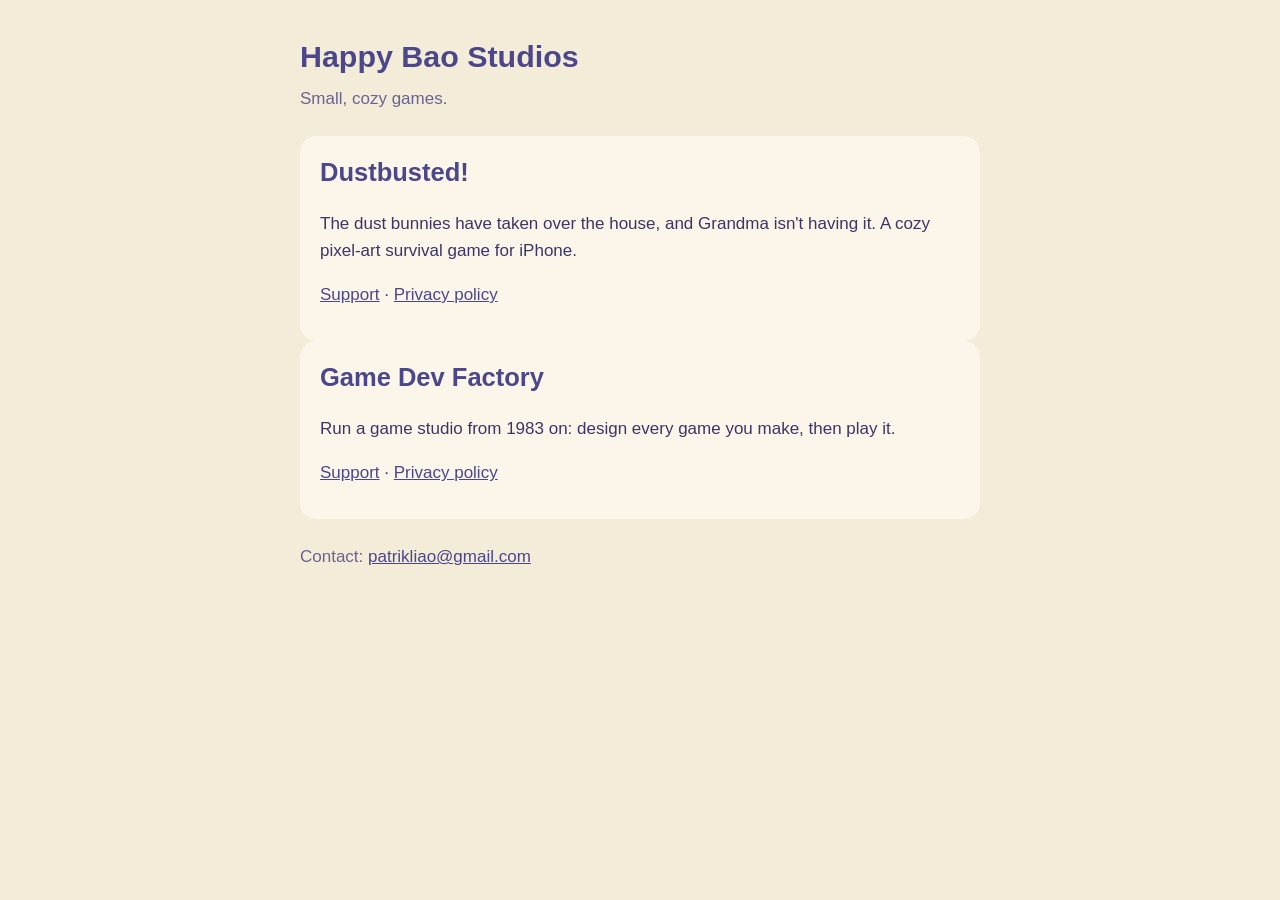
<file: index.html>
<!DOCTYPE html>
<html lang="en">
<head>
<meta charset="utf-8">
<meta name="viewport" content="width=device-width, initial-scale=1">
<title>Happy Bao Studios</title>
<style>
  :root { --bg: #f3ecd8; --card: #fbf6e9; --text: #3d3566; --muted: #6b6390; --accent: #4c468b; }
  @media (prefers-color-scheme: dark) {
    :root { --bg: #1f1c33; --card: #2a2645; --text: #efe9d6; --muted: #bdb5d9; --accent: #b8aef0; }
  }
  body { margin: 0; background: var(--bg); color: var(--text);
    font: 17px/1.6 -apple-system, BlinkMacSystemFont, "Segoe UI", Roboto, sans-serif; }
  main { max-width: 680px; margin: 0 auto; padding: 32px 16px 48px; }
  h1 { color: var(--accent); font-size: 1.9rem; margin: 0 0 4px; }
  h2 { color: var(--accent); margin: 0 0 4px; }
  .byline { color: var(--muted); margin: 0 0 24px; }
  section { background: var(--card); border-radius: 16px; padding: 16px 20px; }
  a { color: var(--accent); }
</style>
</head>
<body>
<main>
  <h1>Happy Bao Studios</h1>
  <p class="byline">Small, cozy games.</p>
  <section>
    <h2>Dustbusted!</h2>
    <p>The dust bunnies have taken over the house, and Grandma isn't having it.
      A cozy pixel-art survival game for iPhone.</p>
    <p><a href="dustbusted/">Support</a> &middot; <a href="dustbusted/privacy/">Privacy policy</a></p>
  </section>
  <section>
    <h2>Game Dev Factory</h2>
    <p>Run a game studio from 1983 on: design every game you make, then play it.</p>
    <p><a href="game-dev-factory/">Support</a> &middot; <a href="game-dev-factory/privacy.html">Privacy policy</a></p>
  </section>
  <p class="byline" style="margin-top:24px">Contact: <a href="mailto:patrikliao@gmail.com">patrikliao@gmail.com</a></p>
</main>
</body>
</html>
</file>
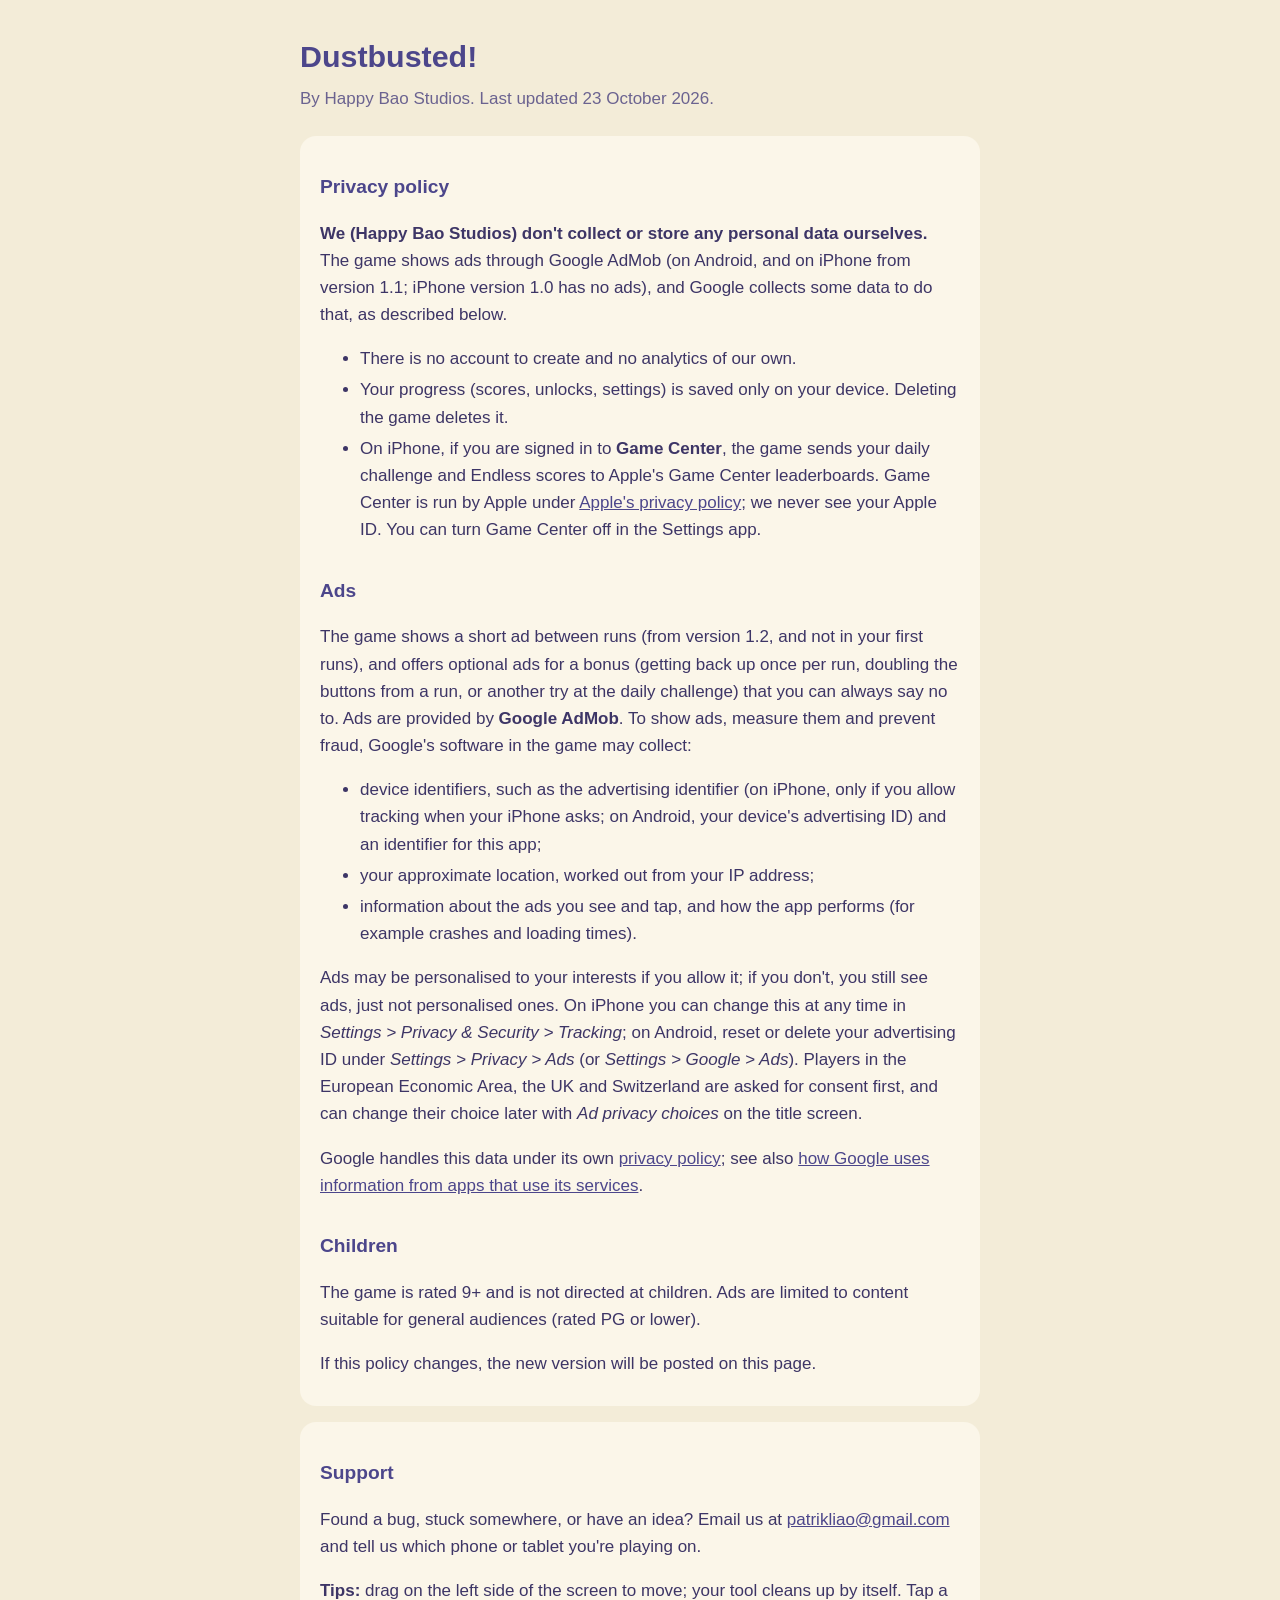
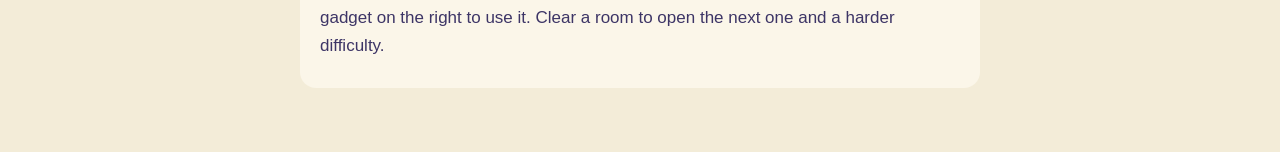
<file: dustbusted/index.html>
<!DOCTYPE html>
<html lang="en">
<head>
<meta charset="utf-8">
<meta name="viewport" content="width=device-width, initial-scale=1">
<title>Dustbusted! Privacy and Support</title>
<style>
  :root {
    --bg: #f3ecd8;
    --card: #fbf6e9;
    --text: #3d3566;
    --muted: #6b6390;
    --accent: #4c468b;
  }
  @media (prefers-color-scheme: dark) {
    :root {
      --bg: #1f1c33;
      --card: #2a2645;
      --text: #efe9d6;
      --muted: #bdb5d9;
      --accent: #b8aef0;
    }
  }
  body {
    margin: 0;
    background: var(--bg);
    color: var(--text);
    font: 17px/1.6 -apple-system, BlinkMacSystemFont, "Segoe UI", Roboto, sans-serif;
  }
  main {
    max-width: 680px;
    margin: 0 auto;
    padding: 32px 16px 48px;
  }
  h1 { color: var(--accent); font-size: 1.9rem; margin: 0 0 4px; }
  h2 { color: var(--accent); font-size: 1.2rem; margin: 32px 0 8px; }
  .byline { color: var(--muted); margin: 0 0 24px; }
  section {
    background: var(--card);
    border-radius: 16px;
    padding: 4px 20px 12px;
    margin-bottom: 16px;
  }
  a { color: var(--accent); }
  li { margin: 4px 0; }
</style>
</head>
<body>
<main>
  <h1>Dustbusted!</h1>
  <p class="byline">By Happy Bao Studios. Last updated 23 October 2026.</p>

  <section id="privacy">
    <h2>Privacy policy</h2>
    <p><strong>We (Happy Bao Studios) don't collect or store any personal data
      ourselves.</strong> The game shows ads through Google AdMob (on
      Android, and on iPhone from version 1.1; iPhone version 1.0 has no ads),
      and Google collects some data to do that, as described below.</p>
    <ul>
      <li>There is no account to create and no analytics of our own.</li>
      <li>Your progress (scores, unlocks, settings) is saved only on your device.
        Deleting the game deletes it.</li>
      <li>On iPhone, if you are signed in to <strong>Game Center</strong>, the game sends your
        daily challenge and Endless scores to Apple's Game Center leaderboards.
        Game Center is run by Apple under
        <a href="https://www.apple.com/legal/privacy/">Apple's privacy policy</a>;
        we never see your Apple ID. You can turn Game Center off in the Settings app.</li>
    </ul>

    <h2>Ads</h2>
    <p>The game shows a short ad between runs (from version 1.2, and not in
      your first runs), and offers optional ads for a bonus (getting back up once
      per run, doubling the buttons from a run, or another try at the daily
      challenge) that you can always say no to. Ads are provided by
      <strong>Google AdMob</strong>. To show ads, measure them and prevent fraud,
      Google's software in the game may collect:</p>
    <ul>
      <li>device identifiers, such as the advertising identifier (on iPhone, only
        if you allow tracking when your iPhone asks; on Android, your device's
        advertising ID) and an identifier for this app;</li>
      <li>your approximate location, worked out from your IP address;</li>
      <li>information about the ads you see and tap, and how the app performs
        (for example crashes and loading times).</li>
    </ul>
    <p>Ads may be personalised to your interests if you allow it; if you don't,
      you still see ads, just not personalised ones. On iPhone you can change this
      at any time in <em>Settings &gt; Privacy &amp; Security &gt; Tracking</em>; on
      Android, reset or delete your advertising ID under <em>Settings &gt; Privacy
      &gt; Ads</em> (or <em>Settings &gt; Google &gt; Ads</em>).
      Players in the European Economic Area, the UK and Switzerland are asked for
      consent first, and can change their choice later with <em>Ad privacy
      choices</em> on the title screen.</p>
    <p>Google handles this data under its own
      <a href="https://policies.google.com/privacy">privacy policy</a>; see also
      <a href="https://policies.google.com/technologies/partner-sites">how Google
      uses information from apps that use its services</a>.</p>

    <h2>Children</h2>
    <p>The game is rated 9+ and is not directed at children. Ads are limited to
      content suitable for general audiences (rated PG or lower).</p>
    <p>If this policy changes, the new version will be posted on this page.</p>
  </section>

  <section id="support">
    <h2>Support</h2>
    <p>Found a bug, stuck somewhere, or have an idea? Email us at
      <a href="mailto:patrikliao@gmail.com">patrikliao@gmail.com</a> and tell us which
      phone or tablet you're playing on.</p>
    <p><strong>Tips:</strong> drag on the left side of the screen to move; your
      tool cleans up by itself. Tap a gadget on the right to use it. Clear a room
      to open the next one and a harder difficulty.</p>
  </section>
</main>
</body>
</html>
</file>
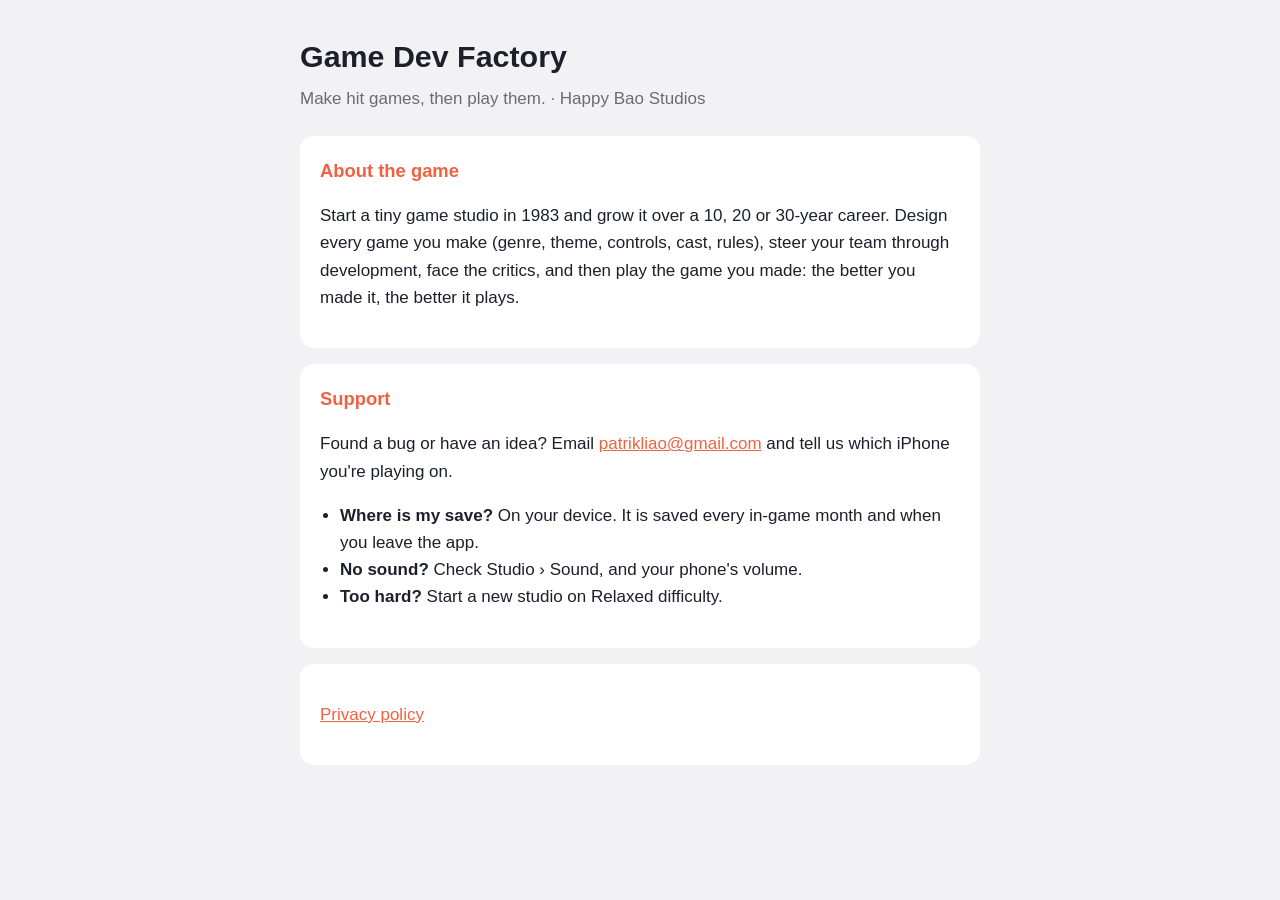
<file: game-dev-factory/index.html>
<!DOCTYPE html>
<html lang="en">
<head>
<meta charset="utf-8">
<meta name="viewport" content="width=device-width, initial-scale=1">
<title>Game Dev Factory Support</title>
<style>
  :root { --bg: #f2f2f5; --card: #ffffff; --text: #1d1f2b; --muted: #6b6b78; --accent: #f0623f; }
  @media (prefers-color-scheme: dark) {
    :root { --bg: #15161c; --card: #1f2029; --text: #ececf1; --muted: #a3a3ad; --accent: #ff7a59; }
  }
  body { margin: 0; background: var(--bg); color: var(--text);
    font: 17px/1.6 -apple-system, BlinkMacSystemFont, "Segoe UI", Roboto, sans-serif; }
  main { max-width: 680px; margin: 0 auto; padding: 32px 16px 48px; }
  h1 { font-size: 1.9rem; margin: 0 0 4px; }
  h2 { color: var(--accent); font-size: 1.15rem; margin: 0 0 8px; }
  .byline { color: var(--muted); margin: 0 0 24px; }
  section { background: var(--card); border-radius: 14px; padding: 20px; margin: 16px 0; }
  a { color: var(--accent); }
  ul { padding-left: 20px; }
</style>
</head>
<body>
<main>
  <h1>Game Dev Factory</h1>
  <p class="byline">Make hit games, then play them. &middot; Happy Bao Studios</p>
  <section>
    <h2>About the game</h2>
    <p>Start a tiny game studio in 1983 and grow it over a 10, 20 or 30-year career. Design every game you
      make (genre, theme, controls, cast, rules), steer your team through development, face the critics,
      and then play the game you made: the better you made it, the better it plays.</p>
  </section>
  <section id="support">
    <h2>Support</h2>
    <p>Found a bug or have an idea? Email <a href="mailto:patrikliao@gmail.com">patrikliao@gmail.com</a>
      and tell us which iPhone you're playing on.</p>
    <ul>
      <li><b>Where is my save?</b> On your device. It is saved every in-game month and when you leave the app.</li>
      <li><b>No sound?</b> Check Studio &rsaquo; Sound, and your phone's volume.</li>
      <li><b>Too hard?</b> Start a new studio on Relaxed difficulty.</li>
    </ul>
  </section>
  <section>
    <p><a href="privacy.html">Privacy policy</a></p>
  </section>
</main>
</body>
</html>
</file>
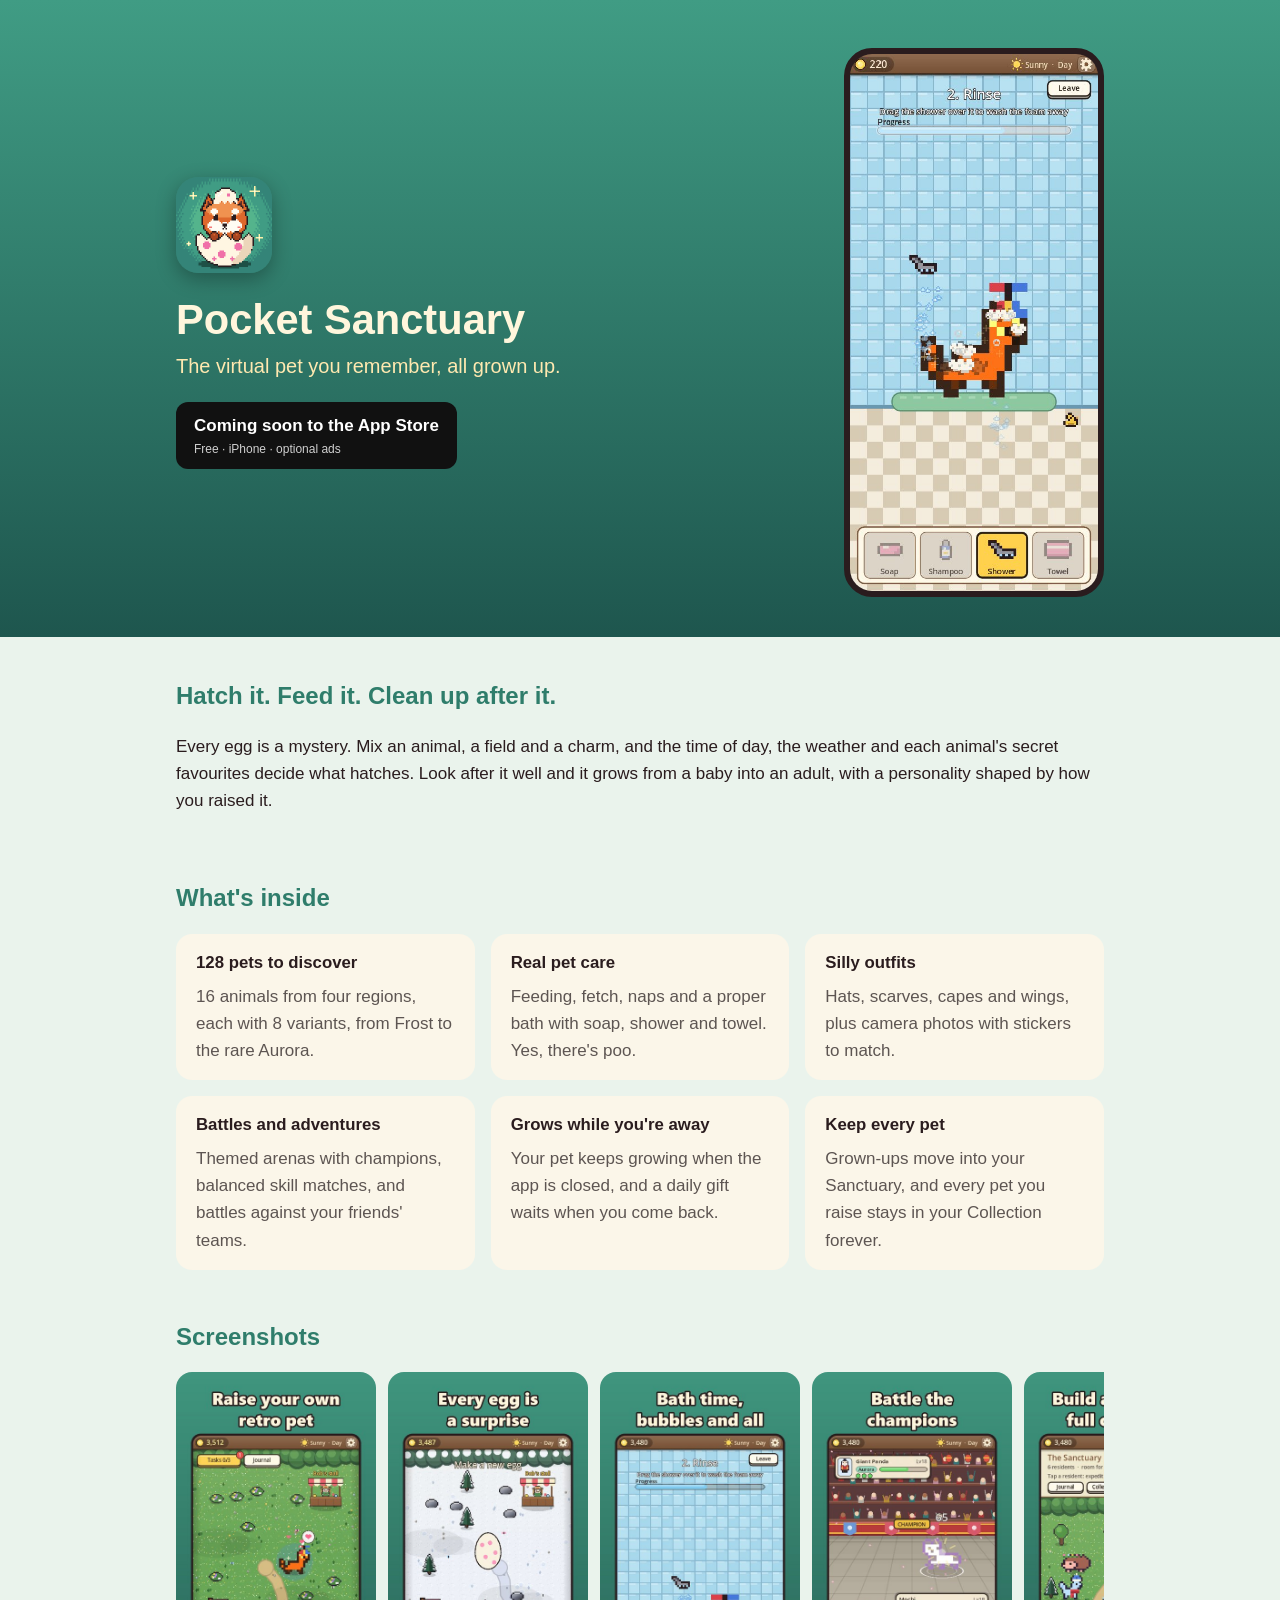
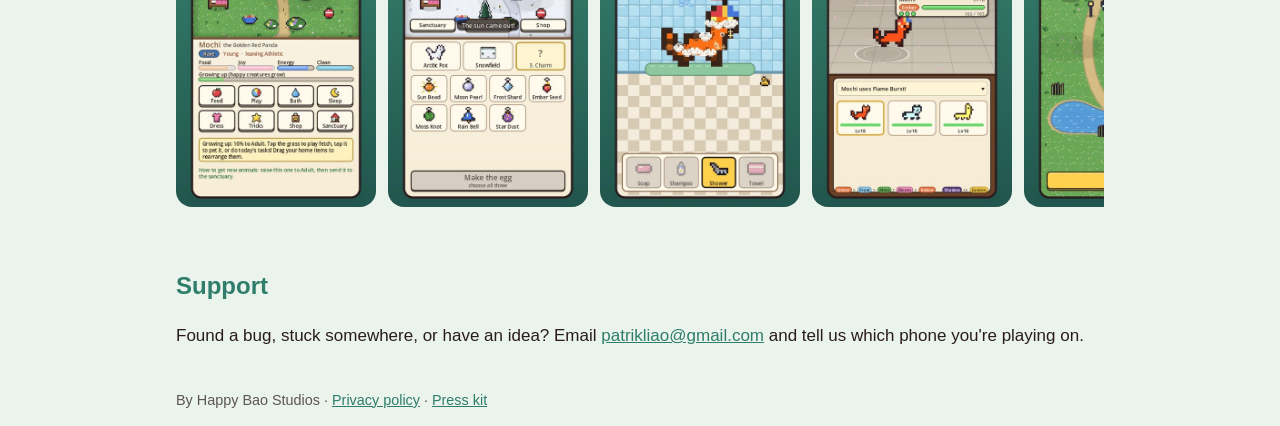
<file: pocket-sanctuary/index.html>
<!DOCTYPE html>
<html lang="en">
<head>
<meta charset="utf-8">
<meta name="viewport" content="width=device-width, initial-scale=1">
<title>Pocket Sanctuary: Virtual Pet</title>
<meta name="description" content="The virtual pet you remember, all grown up. Hatch a mystery egg, raise it, dress it up and collect every rare variant. Coming soon to iPhone.">
<meta property="og:title" content="Pocket Sanctuary: Virtual Pet">
<meta property="og:description" content="The virtual pet you remember, all grown up. Hatch, raise and collect cute pixel pets.">
<meta property="og:image" content="https://patrikliao.github.io/pocket-sanctuary/press/banner_1200x675.png">
<meta name="twitter:card" content="summary_large_image">
<link rel="icon" href="media/icon_512.png">
<style>
  :root {
    --bg: #eaf3ec;
    --card: #fbf6e9;
    --text: #2a1c1e;
    --muted: #5d5552;
    --accent: #2f7d6b;
    --hero1: #409c84;
    --hero2: #1e564e;
  }
  @media (prefers-color-scheme: dark) {
    :root:not([data-theme="light"]) {
      --bg: #142420;
      --card: #1f332e;
      --text: #f2ecdc;
      --muted: #b9c4bd;
      --accent: #7fd0b8;
    }
  }
  :root[data-theme="dark"] {
    --bg: #142420;
    --card: #1f332e;
    --text: #f2ecdc;
    --muted: #b9c4bd;
    --accent: #7fd0b8;
  }
  * { box-sizing: border-box; }
  body {
    margin: 0;
    background: var(--bg);
    color: var(--text);
    font: 17px/1.6 -apple-system, BlinkMacSystemFont, "Segoe UI", Roboto, sans-serif;
  }
  .hero {
    background: linear-gradient(180deg, var(--hero1), var(--hero2));
    color: #fff6dc;
    padding: 48px 0 40px;
  }
  .wrap { max-width: 960px; margin: 0 auto; padding: 0 16px; }
  .hero .wrap {
    display: grid;
    grid-template-columns: 1fr auto;
    gap: 32px;
    align-items: center;
  }
  .hero img.icon { width: 96px; height: 96px; border-radius: 22px; box-shadow: 0 6px 20px rgba(0,0,0,.3); }
  h1 { font-size: 2.6rem; line-height: 1.1; margin: 16px 0 8px; }
  .tag { font-size: 1.25rem; margin: 0 0 20px; color: #ffe9b0; }
  .badge {
    display: inline-block;
    background: #111;
    color: #fff;
    border-radius: 12px;
    padding: 10px 18px;
    font-weight: 600;
  }
  .badge small { display: block; font-weight: 400; font-size: .75rem; opacity: .8; }
  .hero video {
    width: 260px;
    max-width: 70vw;
    border-radius: 28px;
    border: 6px solid #2a1c1e;
    background: #2a1c1e;
    display: block;
  }
  section { padding: 40px 0 8px; }
  h2 { color: var(--accent); font-size: 1.5rem; margin: 0 0 16px; }
  .features {
    display: grid;
    grid-template-columns: repeat(auto-fit, minmax(240px, 1fr));
    gap: 16px;
  }
  .card { background: var(--card); border-radius: 16px; padding: 16px 20px; }
  .card h3 { margin: 0 0 6px; font-size: 1.05rem; }
  .card p { margin: 0; color: var(--muted); }
  .shots {
    display: flex;
    gap: 12px;
    overflow-x: auto;
    padding-bottom: 12px;
    scroll-snap-type: x mandatory;
  }
  .shots img { width: 200px; flex: 0 0 auto; border-radius: 16px; scroll-snap-align: start; }
  footer { padding: 40px 16px 56px; color: var(--muted); font-size: .9rem; }
  a { color: var(--accent); }
  @media (max-width: 680px) {
    .hero .wrap { grid-template-columns: 1fr; text-align: center; }
    .hero video { margin: 8px auto 0; }
    h1 { font-size: 2rem; }
  }
</style>
</head>
<body>
<header class="hero">
  <div class="wrap">
    <div>
      <img class="icon" src="media/icon_512.png" alt="Pocket Sanctuary app icon">
      <h1>Pocket Sanctuary</h1>
      <p class="tag">The virtual pet you remember, all grown up.</p>
      <span class="badge">Coming soon to the App Store<small>Free · iPhone · optional ads</small></span>
    </div>
    <video src="media/preview.mp4" poster="media/poster.jpg" autoplay muted loop playsinline aria-label="Gameplay video"></video>
  </div>
</header>

<main class="wrap">
  <section>
    <h2>Hatch it. Feed it. Clean up after it.</h2>
    <p>Every egg is a mystery. Mix an animal, a field and a charm, and the time of day, the
      weather and each animal's secret favourites decide what hatches. Look after it well and it
      grows from a baby into an adult, with a personality shaped by how you raised it.</p>
  </section>

  <section>
    <h2>What's inside</h2>
    <div class="features">
      <div class="card"><h3>128 pets to discover</h3><p>16 animals from four regions, each with 8 variants, from Frost to the rare Aurora.</p></div>
      <div class="card"><h3>Real pet care</h3><p>Feeding, fetch, naps and a proper bath with soap, shower and towel. Yes, there's poo.</p></div>
      <div class="card"><h3>Silly outfits</h3><p>Hats, scarves, capes and wings, plus camera photos with stickers to match.</p></div>
      <div class="card"><h3>Battles and adventures</h3><p>Themed arenas with champions, balanced skill matches, and battles against your friends' teams.</p></div>
      <div class="card"><h3>Grows while you're away</h3><p>Your pet keeps growing when the app is closed, and a daily gift waits when you come back.</p></div>
      <div class="card"><h3>Keep every pet</h3><p>Grown-ups move into your Sanctuary, and every pet you raise stays in your Collection forever.</p></div>
    </div>
  </section>

  <section>
    <h2>Screenshots</h2>
    <div class="shots">
      <img src="media/shot_1.jpg" alt="Raising a pet at home" loading="lazy">
      <img src="media/shot_2.jpg" alt="Making a mystery egg" loading="lazy">
      <img src="media/shot_3.jpg" alt="Bath time" loading="lazy">
      <img src="media/shot_4.jpg" alt="An arena battle" loading="lazy">
      <img src="media/shot_5.jpg" alt="The sanctuary" loading="lazy">
      <img src="media/shot_6.jpg" alt="The collection" loading="lazy">
      <img src="media/shot_7.jpg" alt="Dressing up" loading="lazy">
      <img src="media/shot_8.jpg" alt="Night and weather" loading="lazy">
    </div>
  </section>

  <section id="support">
    <h2>Support</h2>
    <p>Found a bug, stuck somewhere, or have an idea? Email
      <a href="mailto:patrikliao@gmail.com">patrikliao@gmail.com</a> and tell us which phone you're playing on.</p>
  </section>
</main>

<footer class="wrap">
  <p>By Happy Bao Studios · <a href="privacy.html">Privacy policy</a> · <a href="press/">Press kit</a></p>
</footer>
</body>
</html>
</file>
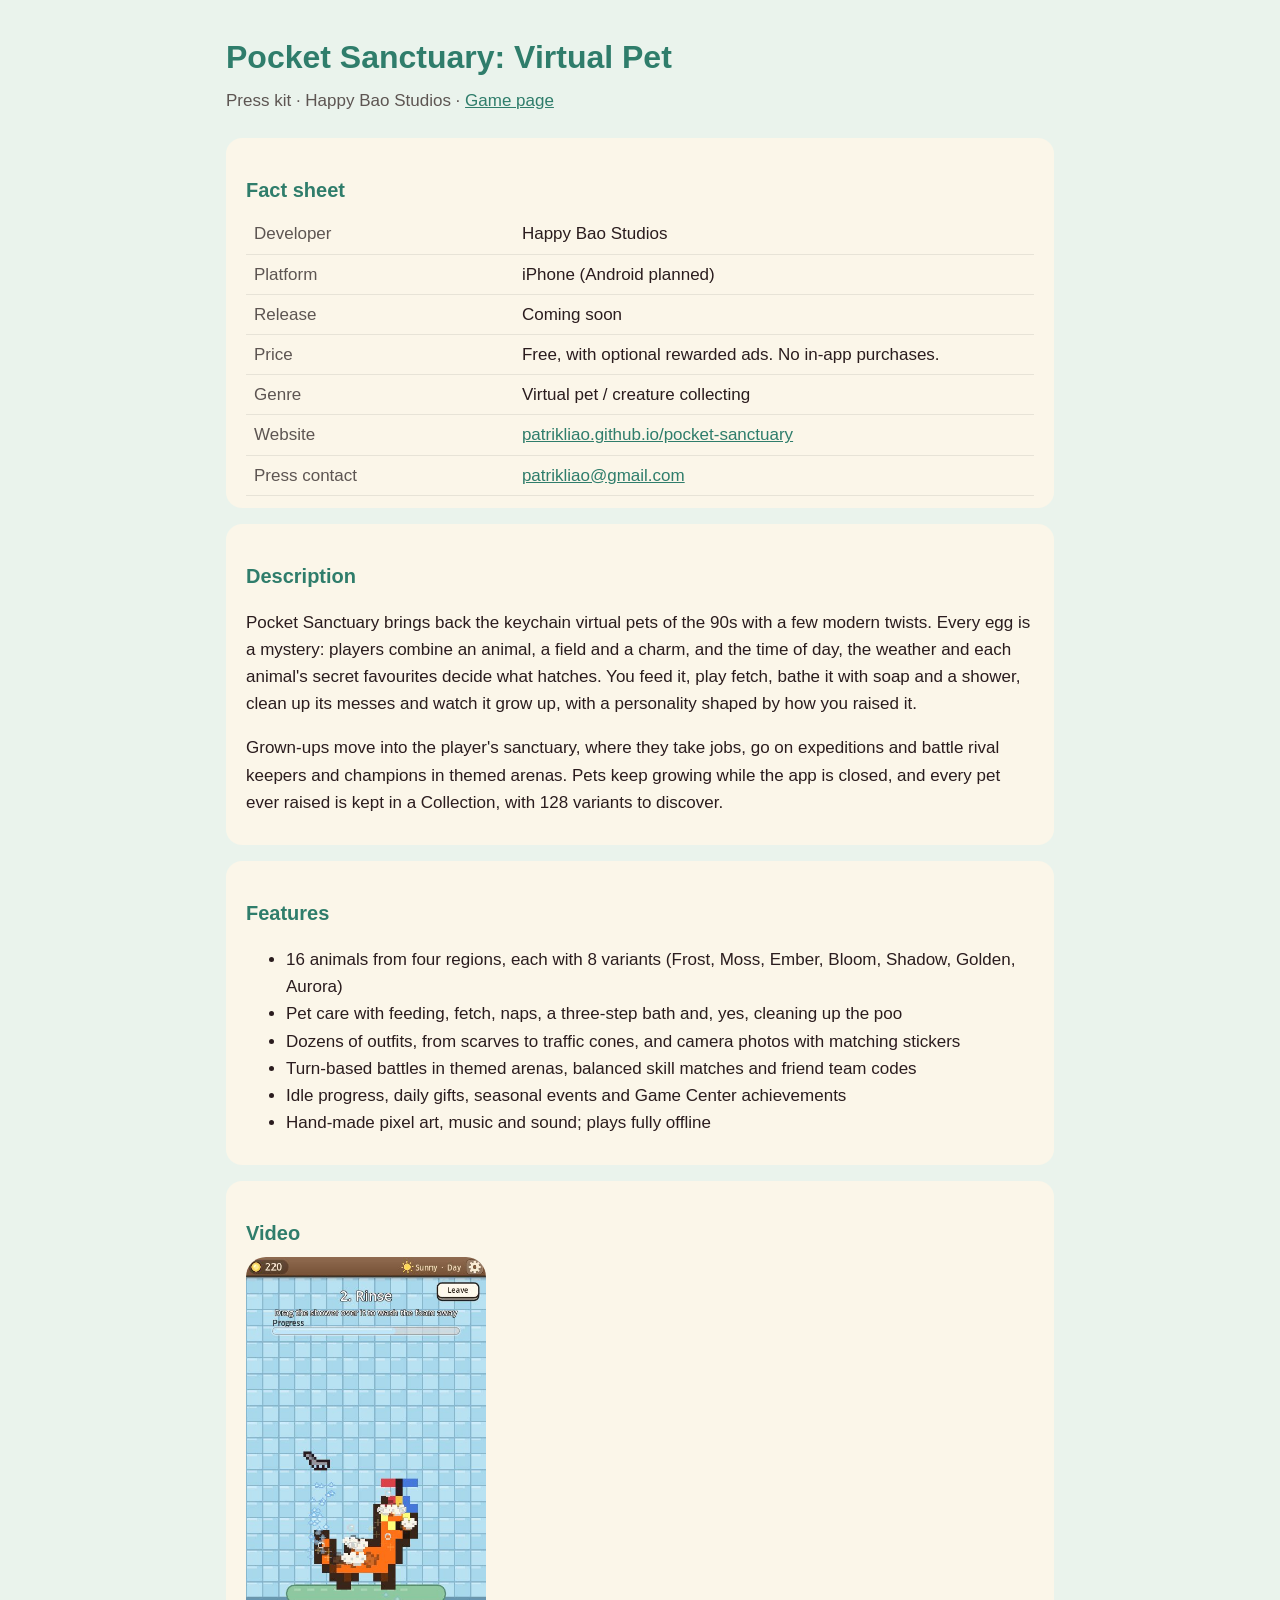
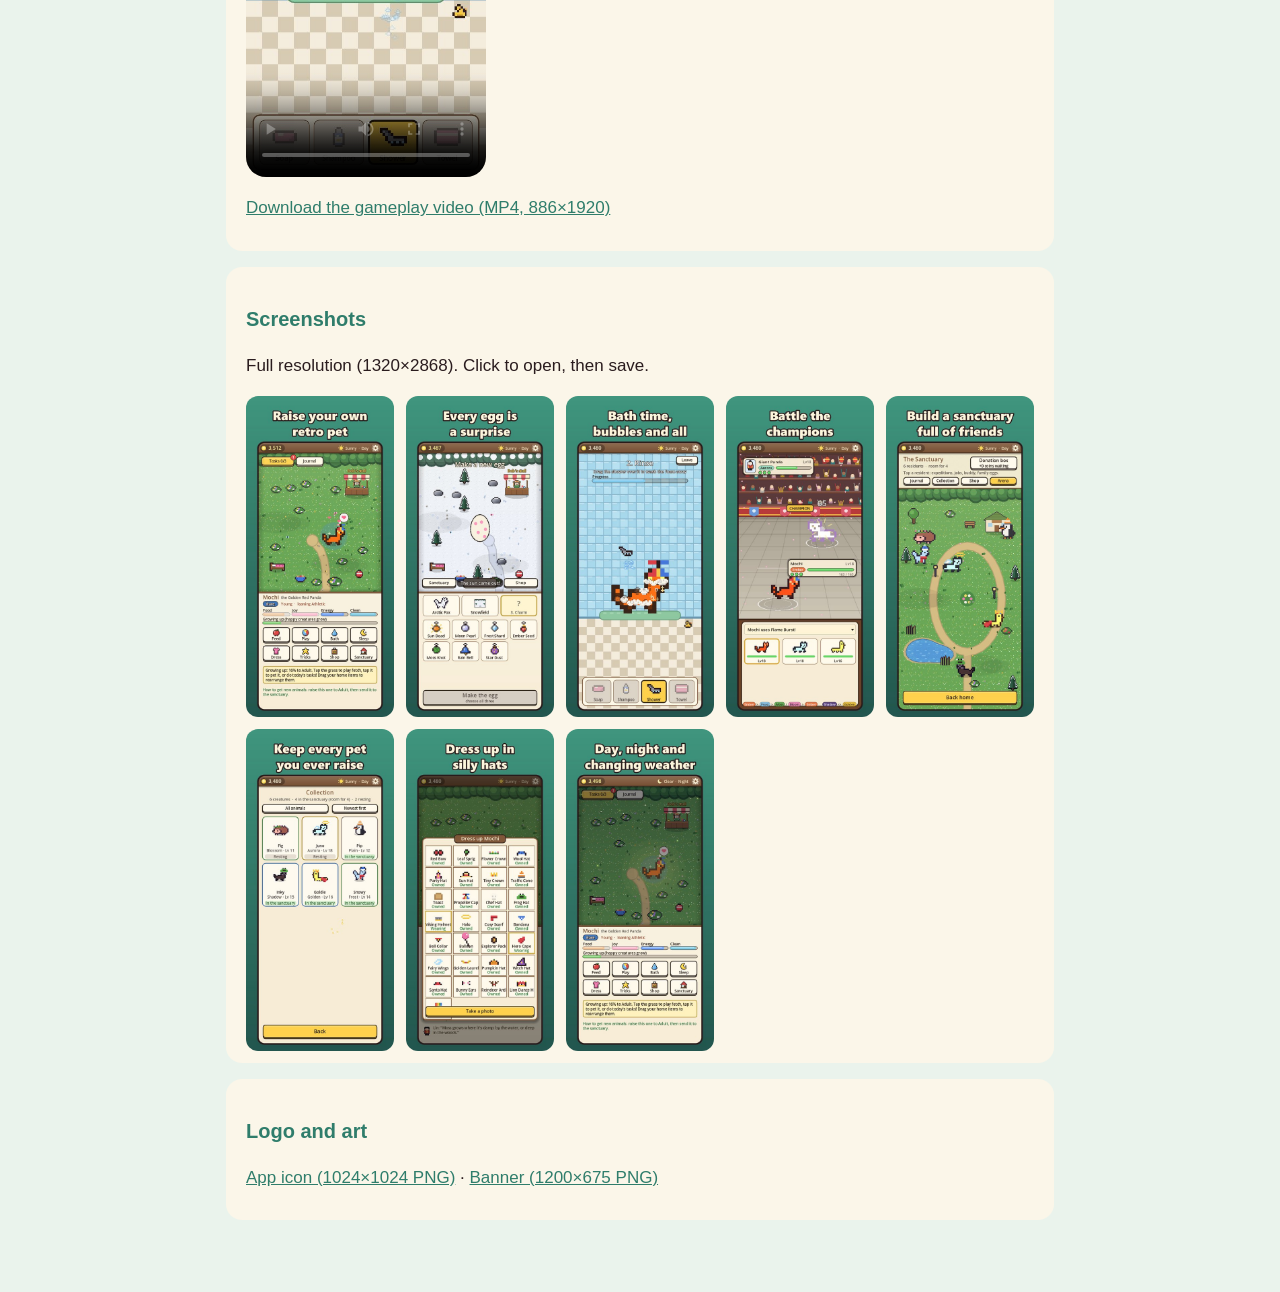
<file: pocket-sanctuary/press/index.html>
<!DOCTYPE html>
<html lang="en">
<head>
<meta charset="utf-8">
<meta name="viewport" content="width=device-width, initial-scale=1">
<title>Pocket Sanctuary Press Kit</title>
<meta name="description" content="Press kit for Pocket Sanctuary: Virtual Pet, a retro virtual pet game for iPhone by Happy Bao Studios.">
<link rel="icon" href="../media/icon_512.png">
<style>
  :root {
    --bg: #eaf3ec;
    --card: #fbf6e9;
    --text: #2a1c1e;
    --muted: #5d5552;
    --accent: #2f7d6b;
  }
  @media (prefers-color-scheme: dark) {
    :root:not([data-theme="light"]) {
      --bg: #142420;
      --card: #1f332e;
      --text: #f2ecdc;
      --muted: #b9c4bd;
      --accent: #7fd0b8;
    }
  }
  :root[data-theme="dark"] {
    --bg: #142420;
    --card: #1f332e;
    --text: #f2ecdc;
    --muted: #b9c4bd;
    --accent: #7fd0b8;
  }
  * { box-sizing: border-box; }
  body {
    margin: 0;
    background: var(--bg);
    color: var(--text);
    font: 17px/1.6 -apple-system, BlinkMacSystemFont, "Segoe UI", Roboto, sans-serif;
  }
  main { max-width: 860px; margin: 0 auto; padding: 32px 16px 56px; }
  h1 { color: var(--accent); font-size: 2rem; margin: 0 0 4px; }
  h2 { color: var(--accent); font-size: 1.25rem; margin: 32px 0 8px; }
  .byline { color: var(--muted); margin: 0 0 24px; }
  .card { background: var(--card); border-radius: 16px; padding: 4px 20px 12px; margin-bottom: 16px; }
  table { border-collapse: collapse; width: 100%; }
  td { padding: 6px 8px; vertical-align: top; border-bottom: 1px solid rgba(0,0,0,.08); }
  td:first-child { color: var(--muted); width: 34%; }
  .grid { display: grid; grid-template-columns: repeat(auto-fill, minmax(140px, 1fr)); gap: 12px; }
  .grid a img { width: 100%; border-radius: 12px; display: block; }
  a { color: var(--accent); }
  video { width: 240px; max-width: 100%; border-radius: 20px; display: block; }
</style>
</head>
<body>
<main>
  <h1>Pocket Sanctuary: Virtual Pet</h1>
  <p class="byline">Press kit · Happy Bao Studios · <a href="../">Game page</a></p>

  <div class="card">
    <h2>Fact sheet</h2>
    <table>
      <tr><td>Developer</td><td>Happy Bao Studios</td></tr>
      <tr><td>Platform</td><td>iPhone (Android planned)</td></tr>
      <tr><td>Release</td><td>Coming soon</td></tr>
      <tr><td>Price</td><td>Free, with optional rewarded ads. No in-app purchases.</td></tr>
      <tr><td>Genre</td><td>Virtual pet / creature collecting</td></tr>
      <tr><td>Website</td><td><a href="https://patrikliao.github.io/pocket-sanctuary/">patrikliao.github.io/pocket-sanctuary</a></td></tr>
      <tr><td>Press contact</td><td><a href="mailto:patrikliao@gmail.com">patrikliao@gmail.com</a></td></tr>
    </table>
  </div>

  <div class="card">
    <h2>Description</h2>
    <p>Pocket Sanctuary brings back the keychain virtual pets of the 90s with a few modern
      twists. Every egg is a mystery: players combine an animal, a field and a charm, and the
      time of day, the weather and each animal's secret favourites decide what hatches. You feed
      it, play fetch, bathe it with soap and a shower, clean up its messes and watch it grow up,
      with a personality shaped by how you raised it.</p>
    <p>Grown-ups move into the player's sanctuary, where they take jobs, go on expeditions and
      battle rival keepers and champions in themed arenas. Pets keep growing while the app is
      closed, and every pet ever raised is kept in a Collection, with 128 variants to discover.</p>
  </div>

  <div class="card">
    <h2>Features</h2>
    <ul>
      <li>16 animals from four regions, each with 8 variants (Frost, Moss, Ember, Bloom, Shadow, Golden, Aurora)</li>
      <li>Pet care with feeding, fetch, naps, a three-step bath and, yes, cleaning up the poo</li>
      <li>Dozens of outfits, from scarves to traffic cones, and camera photos with matching stickers</li>
      <li>Turn-based battles in themed arenas, balanced skill matches and friend team codes</li>
      <li>Idle progress, daily gifts, seasonal events and Game Center achievements</li>
      <li>Hand-made pixel art, music and sound; plays fully offline</li>
    </ul>
  </div>

  <div class="card">
    <h2>Video</h2>
    <video src="trailer_886x1920.mp4" controls playsinline poster="../media/poster.jpg"></video>
    <p><a href="trailer_886x1920.mp4" download>Download the gameplay video (MP4, 886×1920)</a></p>
  </div>

  <div class="card">
    <h2>Screenshots</h2>
    <p>Full resolution (1320×2868). Click to open, then save.</p>
    <div class="grid">
      <a href="screenshot_1.png"><img src="../media/shot_1.jpg" alt="Screenshot 1"></a>
      <a href="screenshot_2.png"><img src="../media/shot_2.jpg" alt="Screenshot 2"></a>
      <a href="screenshot_3.png"><img src="../media/shot_3.jpg" alt="Screenshot 3"></a>
      <a href="screenshot_4.png"><img src="../media/shot_4.jpg" alt="Screenshot 4"></a>
      <a href="screenshot_5.png"><img src="../media/shot_5.jpg" alt="Screenshot 5"></a>
      <a href="screenshot_6.png"><img src="../media/shot_6.jpg" alt="Screenshot 6"></a>
      <a href="screenshot_7.png"><img src="../media/shot_7.jpg" alt="Screenshot 7"></a>
      <a href="screenshot_8.png"><img src="../media/shot_8.jpg" alt="Screenshot 8"></a>
    </div>
  </div>

  <div class="card">
    <h2>Logo and art</h2>
    <p><a href="icon_1024.png">App icon (1024×1024 PNG)</a> · <a href="banner_1200x675.png">Banner (1200×675 PNG)</a></p>
  </div>
</main>
</body>
</html>
</file>
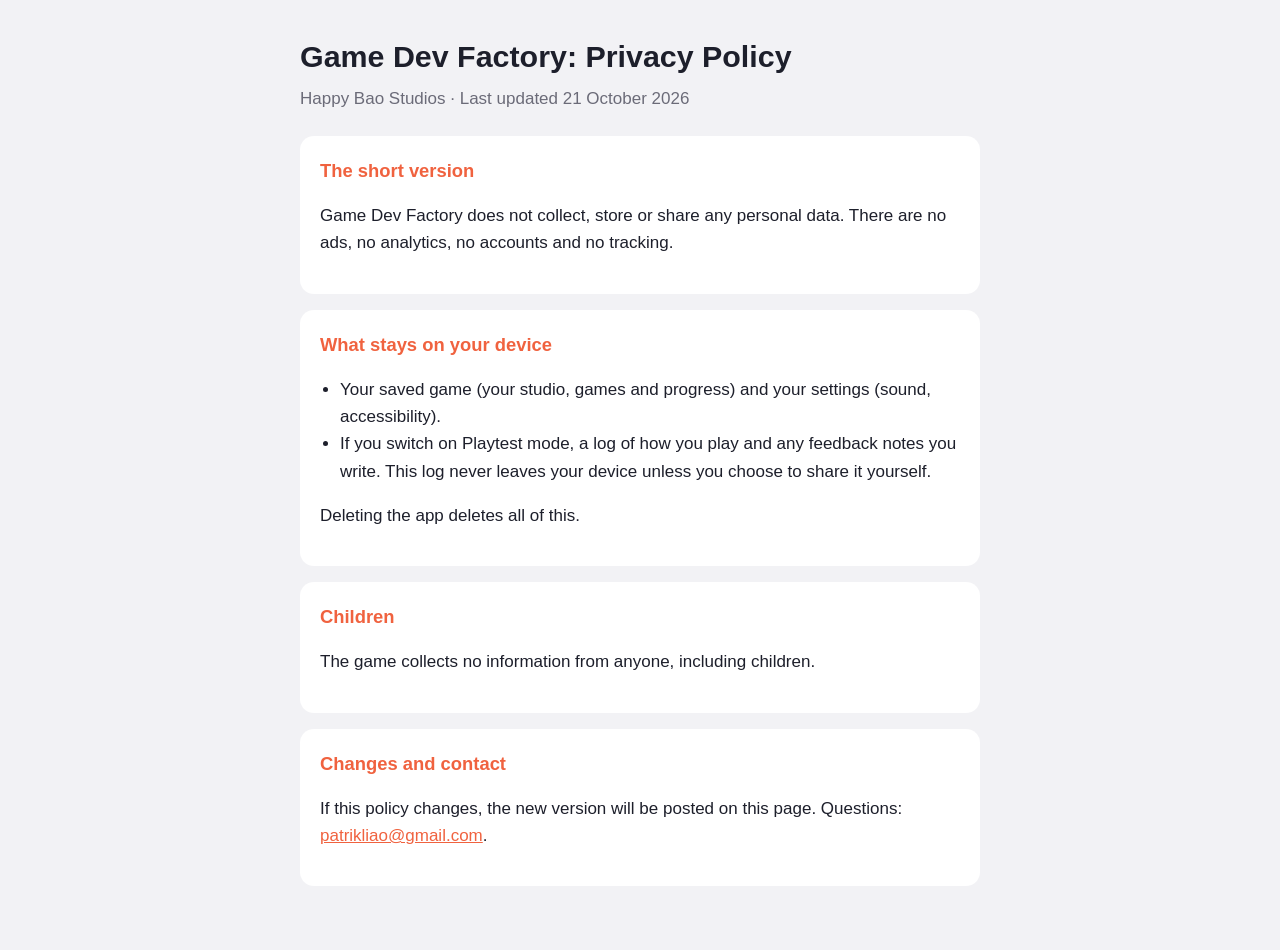
<file: game-dev-factory/privacy.html>
<!DOCTYPE html>
<html lang="en">
<head>
<meta charset="utf-8">
<meta name="viewport" content="width=device-width, initial-scale=1">
<title>Game Dev Factory Privacy Policy</title>
<style>
  :root { --bg: #f2f2f5; --card: #ffffff; --text: #1d1f2b; --muted: #6b6b78; --accent: #f0623f; }
  @media (prefers-color-scheme: dark) {
    :root { --bg: #15161c; --card: #1f2029; --text: #ececf1; --muted: #a3a3ad; --accent: #ff7a59; }
  }
  body { margin: 0; background: var(--bg); color: var(--text);
    font: 17px/1.6 -apple-system, BlinkMacSystemFont, "Segoe UI", Roboto, sans-serif; }
  main { max-width: 680px; margin: 0 auto; padding: 32px 16px 48px; }
  h1 { font-size: 1.9rem; margin: 0 0 4px; }
  h2 { color: var(--accent); font-size: 1.15rem; margin: 0 0 8px; }
  .byline { color: var(--muted); margin: 0 0 24px; }
  section { background: var(--card); border-radius: 14px; padding: 20px; margin: 16px 0; }
  a { color: var(--accent); }
  ul { padding-left: 20px; }
</style>
</head>
<body>
<main>
  <h1>Game Dev Factory: Privacy Policy</h1>
  <p class="byline">Happy Bao Studios &middot; Last updated 21 October 2026</p>
  <section>
    <h2>The short version</h2>
    <p>Game Dev Factory does not collect, store or share any personal data. There are no ads, no
      analytics, no accounts and no tracking.</p>
  </section>
  <section>
    <h2>What stays on your device</h2>
    <ul>
      <li>Your saved game (your studio, games and progress) and your settings (sound, accessibility).</li>
      <li>If you switch on Playtest mode, a log of how you play and any feedback notes you write. This log
        never leaves your device unless you choose to share it yourself.</li>
    </ul>
    <p>Deleting the app deletes all of this.</p>
  </section>
  <section>
    <h2>Children</h2>
    <p>The game collects no information from anyone, including children.</p>
  </section>
  <section>
    <h2>Changes and contact</h2>
    <p>If this policy changes, the new version will be posted on this page. Questions:
      <a href="mailto:patrikliao@gmail.com">patrikliao@gmail.com</a>.</p>
  </section>
</main>
</body>
</html>
</file>
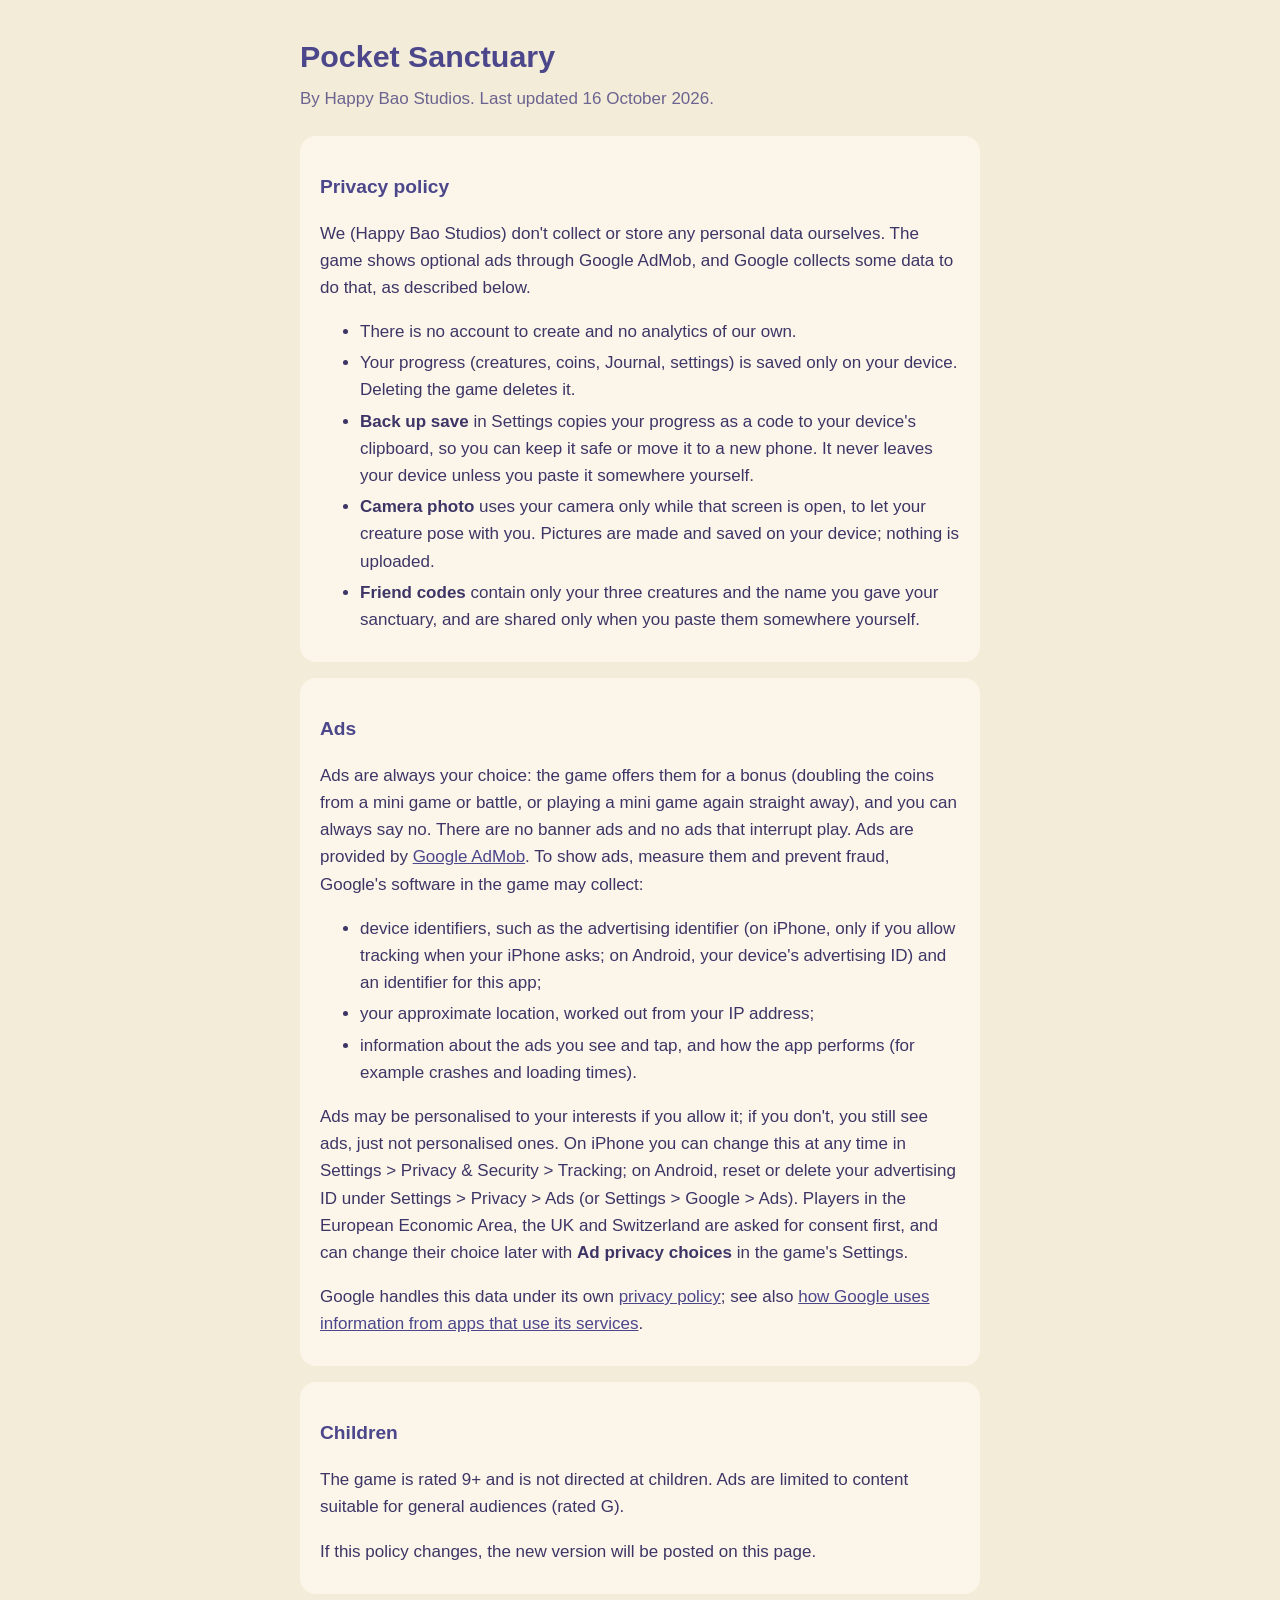
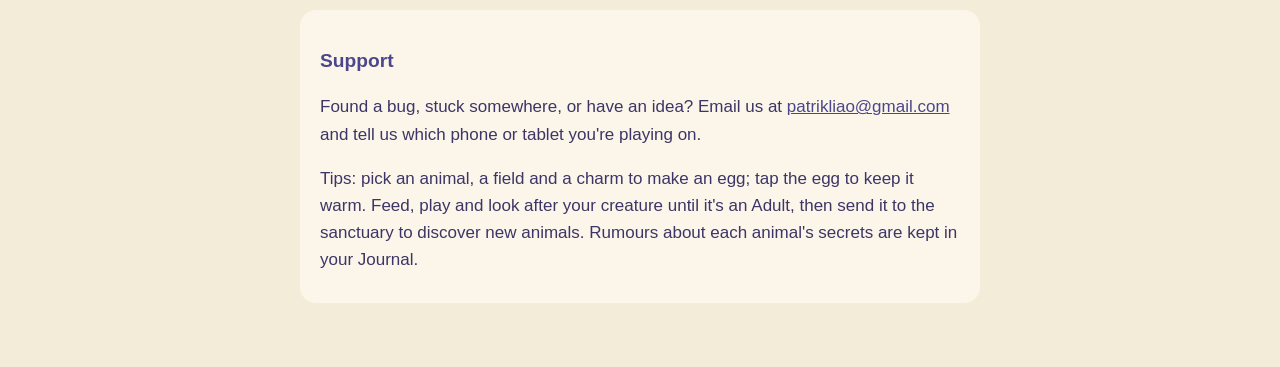
<file: pocket-sanctuary/privacy.html>
<!DOCTYPE html>
<html lang="en">
<head>
<meta charset="utf-8">
<meta name="viewport" content="width=device-width, initial-scale=1">
<title>Pocket Sanctuary Privacy and Support</title>
<style>
  :root {
    --bg: #f3ecd8;
    --card: #fbf6e9;
    --text: #3d3566;
    --muted: #6b6390;
    --accent: #4c468b;
  }
  @media (prefers-color-scheme: dark) {
    :root {
      --bg: #1f1c33;
      --card: #2a2645;
      --text: #efe9d6;
      --muted: #bdb5d9;
      --accent: #b8aef0;
    }
  }
  body {
    margin: 0;
    background: var(--bg);
    color: var(--text);
    font: 17px/1.6 -apple-system, BlinkMacSystemFont, "Segoe UI", Roboto, sans-serif;
  }
  main {
    max-width: 680px;
    margin: 0 auto;
    padding: 32px 16px 48px;
  }
  h1 { color: var(--accent); font-size: 1.9rem; margin: 0 0 4px; }
  h2 { color: var(--accent); font-size: 1.2rem; margin: 32px 0 8px; }
  .byline { color: var(--muted); margin: 0 0 24px; }
  section {
    background: var(--card);
    border-radius: 16px;
    padding: 4px 20px 12px;
    margin-bottom: 16px;
  }
  a { color: var(--accent); }
  li { margin: 4px 0; }
</style>
</head>
<body>
<main>
  <h1>Pocket Sanctuary</h1>
  <p class="byline">By Happy Bao Studios. Last updated 16 October 2026.</p>

  <section>
    <h2>Privacy policy</h2>
    <p>We (Happy Bao Studios) don't collect or store any personal data
      ourselves. The game shows optional ads through Google AdMob, and Google
      collects some data to do that, as described below.</p>
    <ul>
      <li>There is no account to create and no analytics of our own.</li>
      <li>Your progress (creatures, coins, Journal, settings) is saved only on
        your device. Deleting the game deletes it.</li>
      <li><strong>Back up save</strong> in Settings copies your progress as a
        code to your device's clipboard, so you can keep it safe or move it to
        a new phone. It never leaves your device unless you paste it somewhere
        yourself.</li>
      <li><strong>Camera photo</strong> uses your camera only while that screen
        is open, to let your creature pose with you. Pictures are made and saved
        on your device; nothing is uploaded.</li>
      <li><strong>Friend codes</strong> contain only your three creatures and the
        name you gave your sanctuary, and are shared only when you paste them
        somewhere yourself.</li>
    </ul>
  </section>

  <section>
    <h2>Ads</h2>
    <p>Ads are always your choice: the game offers them for a bonus (doubling
      the coins from a mini game or battle, or playing a mini game again
      straight away), and you can always say no. There are no banner ads and
      no ads that interrupt play. Ads are provided by
      <a href="https://admob.google.com/">Google AdMob</a>. To show ads,
      measure them and prevent fraud, Google's software in the game may
      collect:</p>
    <ul>
      <li>device identifiers, such as the advertising identifier (on iPhone, only
        if you allow tracking when your iPhone asks; on Android, your device's
        advertising ID) and an identifier for this app;</li>
      <li>your approximate location, worked out from your IP address;</li>
      <li>information about the ads you see and tap, and how the app performs
        (for example crashes and loading times).</li>
    </ul>
    <p>Ads may be personalised to your interests if you allow it; if you don't,
      you still see ads, just not personalised ones. On iPhone you can change this
      at any time in Settings &gt; Privacy &amp; Security &gt; Tracking; on
      Android, reset or delete your advertising ID under Settings &gt; Privacy
      &gt; Ads (or Settings &gt; Google &gt; Ads).
      Players in the European Economic Area, the UK and Switzerland are asked for
      consent first, and can change their choice later with <strong>Ad privacy
      choices</strong> in the game's Settings.</p>
    <p>Google handles this data under its own
      <a href="https://policies.google.com/privacy">privacy policy</a>; see also
      <a href="https://policies.google.com/technologies/partner-sites">how Google
      uses information from apps that use its services</a>.</p>
  </section>

  <section>
    <h2>Children</h2>
    <p>The game is rated 9+ and is not directed at children. Ads are limited to
      content suitable for general audiences (rated G).</p>
    <p>If this policy changes, the new version will be posted on this page.</p>
  </section>

  <section>
    <h2>Support</h2>
    <p>Found a bug, stuck somewhere, or have an idea? Email us at
      <a href="mailto:patrikliao@gmail.com">patrikliao@gmail.com</a> and tell us which
      phone or tablet you're playing on.</p>
    <p>Tips: pick an animal, a field and a charm to make an egg; tap the egg to
      keep it warm. Feed, play and look after your creature until it's an
      Adult, then send it to the sanctuary to discover new animals. Rumours
      about each animal's secrets are kept in your Journal.</p>
  </section>
</main>
</body>
</html>
</file>
